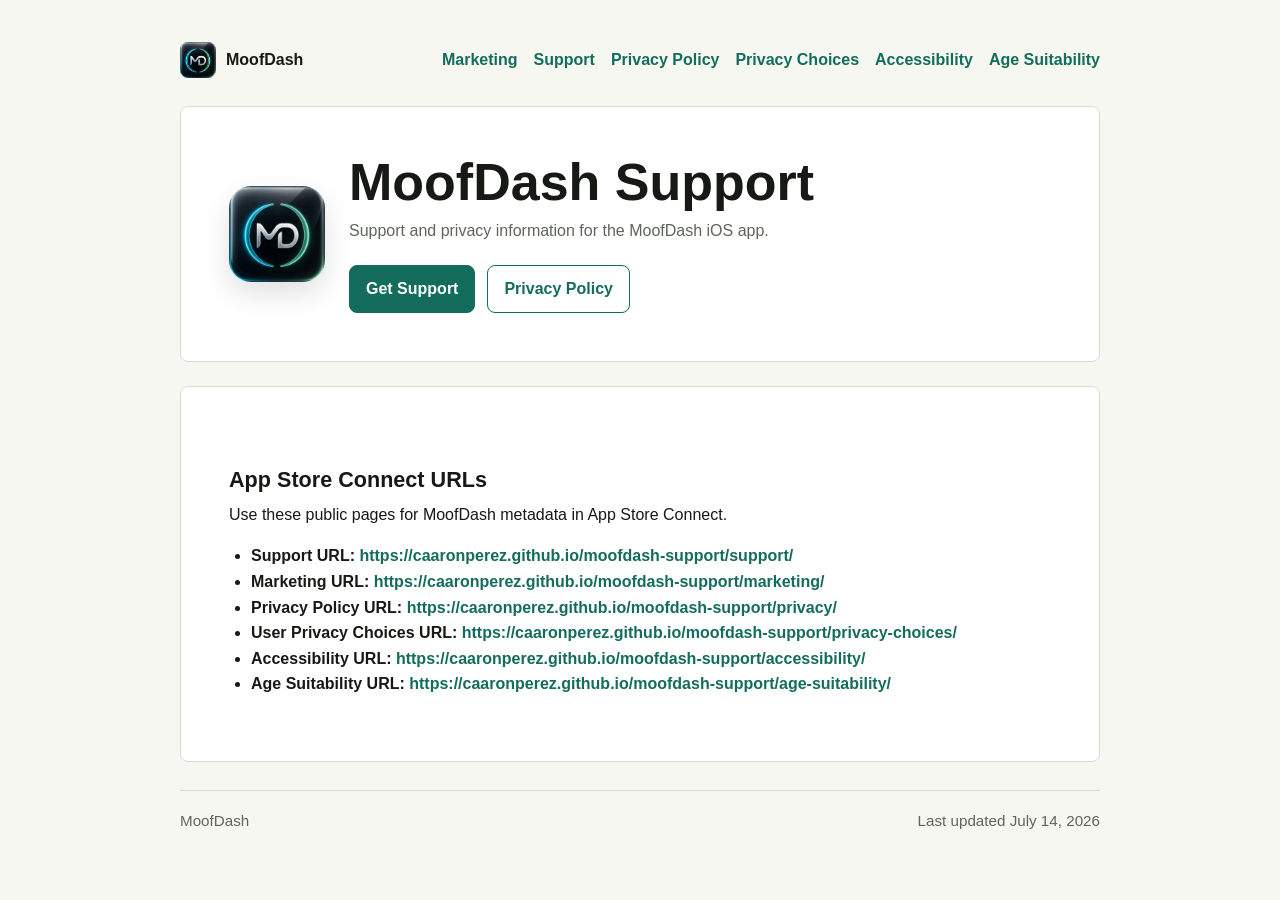
<file: index.html>
<!doctype html>
<html lang="en">
  <head>
    <meta charset="utf-8">
    <meta name="viewport" content="width=device-width, initial-scale=1">
    <title>MoofDash Support</title>
    <meta name="description" content="Support and privacy information for the MoofDash iOS app.">
    <link rel="icon" href="./assets/moofdash-icon.png">
    <link rel="stylesheet" href="./styles.css">
  </head>
  <body>
    <main class="shell">
      <nav class="nav" aria-label="Main navigation">
        <a class="brand" href="./">
          <img src="./assets/moofdash-icon.png" alt="">
          <span>MoofDash</span>
        </a>
        <div class="nav-links">
          <a href="./marketing/">Marketing</a>
          <a href="./support/">Support</a>
          <a href="./privacy/">Privacy Policy</a>
          <a href="./privacy-choices/">Privacy Choices</a>
          <a href="./accessibility/">Accessibility</a>
          <a href="./age-suitability/">Age Suitability</a>
        </div>
      </nav>

      <section class="hero">
        <img src="./assets/moofdash-icon.png" alt="MoofDash app icon">
        <div>
          <h1>MoofDash Support</h1>
          <p class="muted">Support and privacy information for the MoofDash iOS app.</p>
          <div class="actions">
            <a class="button" href="./support/">Get Support</a>
            <a class="button secondary" href="./privacy/">Privacy Policy</a>
          </div>
        </div>
      </section>

      <section class="content" style="margin-top: 24px;">
        <h2>App Store Connect URLs</h2>
        <p>Use these public pages for MoofDash metadata in App Store Connect.</p>
        <ul>
          <li><strong>Support URL:</strong> <a href="./support/">https://caaronperez.github.io/moofdash-support/support/</a></li>
          <li><strong>Marketing URL:</strong> <a href="./marketing/">https://caaronperez.github.io/moofdash-support/marketing/</a></li>
          <li><strong>Privacy Policy URL:</strong> <a href="./privacy/">https://caaronperez.github.io/moofdash-support/privacy/</a></li>
          <li><strong>User Privacy Choices URL:</strong> <a href="./privacy-choices/">https://caaronperez.github.io/moofdash-support/privacy-choices/</a></li>
          <li><strong>Accessibility URL:</strong> <a href="./accessibility/">https://caaronperez.github.io/moofdash-support/accessibility/</a></li>
          <li><strong>Age Suitability URL:</strong> <a href="./age-suitability/">https://caaronperez.github.io/moofdash-support/age-suitability/</a></li>
        </ul>
      </section>

      <footer class="footer">
        <span>MoofDash</span>
        <span>Last updated July 14, 2026</span>
      </footer>
    </main>
  </body>
</html>
</file>
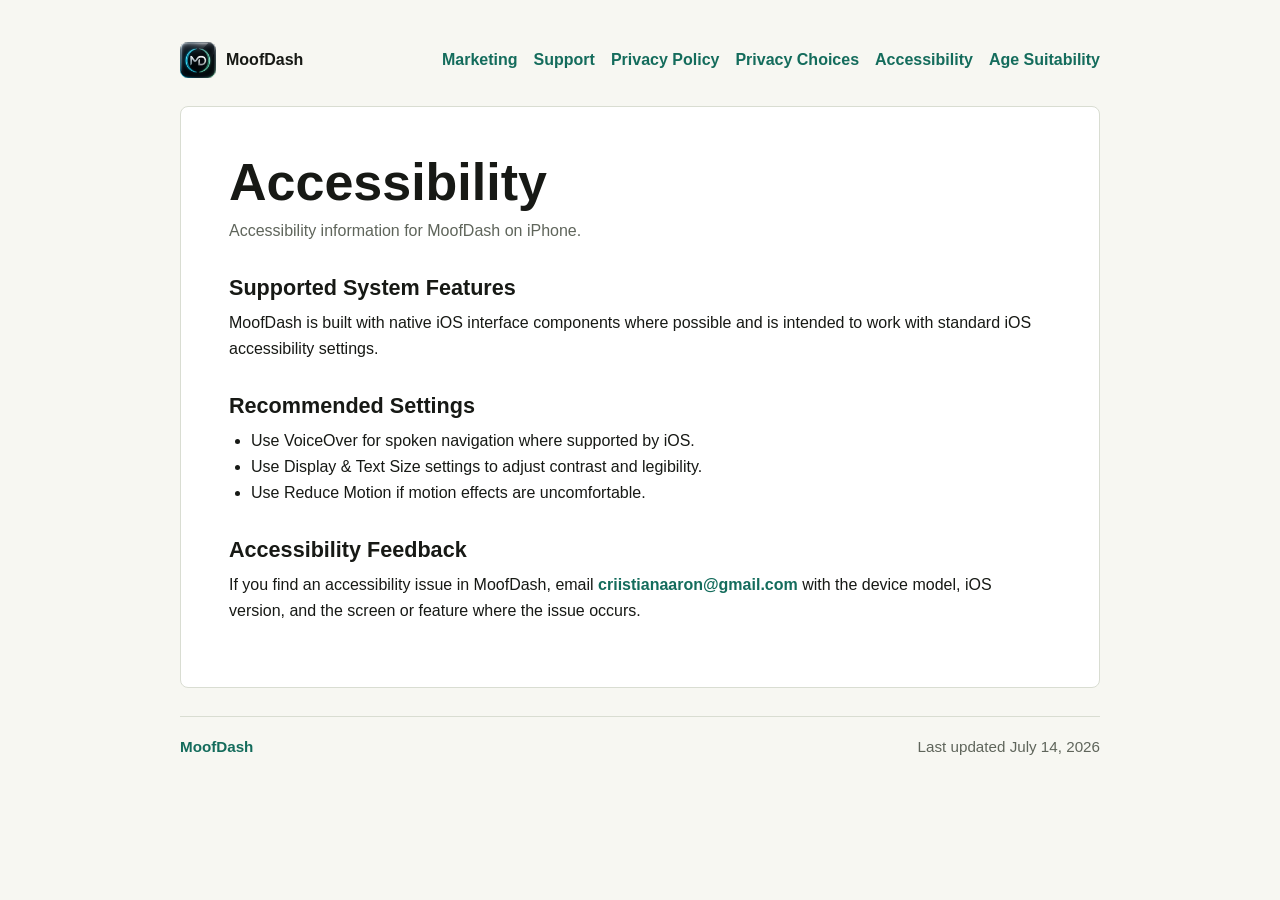
<file: accessibility/index.html>
<!doctype html>
<html lang="en">
  <head>
    <meta charset="utf-8">
    <meta name="viewport" content="width=device-width, initial-scale=1">
    <title>MoofDash Accessibility</title>
    <meta name="description" content="Accessibility information for the MoofDash iOS app.">
    <link rel="icon" href="../assets/moofdash-icon.png">
    <link rel="stylesheet" href="../styles.css">
  </head>
  <body>
    <main class="shell">
      <nav class="nav" aria-label="Main navigation">
        <a class="brand" href="../">
          <img src="../assets/moofdash-icon.png" alt="">
          <span>MoofDash</span>
        </a>
        <div class="nav-links">
          <a href="../marketing/">Marketing</a>
          <a href="../support/">Support</a>
          <a href="../privacy/">Privacy Policy</a>
          <a href="../privacy-choices/">Privacy Choices</a>
          <a href="../accessibility/">Accessibility</a>
          <a href="../age-suitability/">Age Suitability</a>
        </div>
      </nav>

      <article class="content">
        <h1>Accessibility</h1>
        <p class="muted">Accessibility information for MoofDash on iPhone.</p>

        <h2>Supported System Features</h2>
        <p>MoofDash is built with native iOS interface components where possible and is intended to work with standard iOS accessibility settings.</p>

        <h2>Recommended Settings</h2>
        <ul>
          <li>Use VoiceOver for spoken navigation where supported by iOS.</li>
          <li>Use Display &amp; Text Size settings to adjust contrast and legibility.</li>
          <li>Use Reduce Motion if motion effects are uncomfortable.</li>
        </ul>

        <h2>Accessibility Feedback</h2>
        <p>If you find an accessibility issue in MoofDash, email <a href="mailto:criistianaaron@gmail.com">criistianaaron@gmail.com</a> with the device model, iOS version, and the screen or feature where the issue occurs.</p>
      </article>

      <footer class="footer">
        <a href="../">MoofDash</a>
        <span>Last updated July 14, 2026</span>
      </footer>
    </main>
  </body>
</html>
</file>
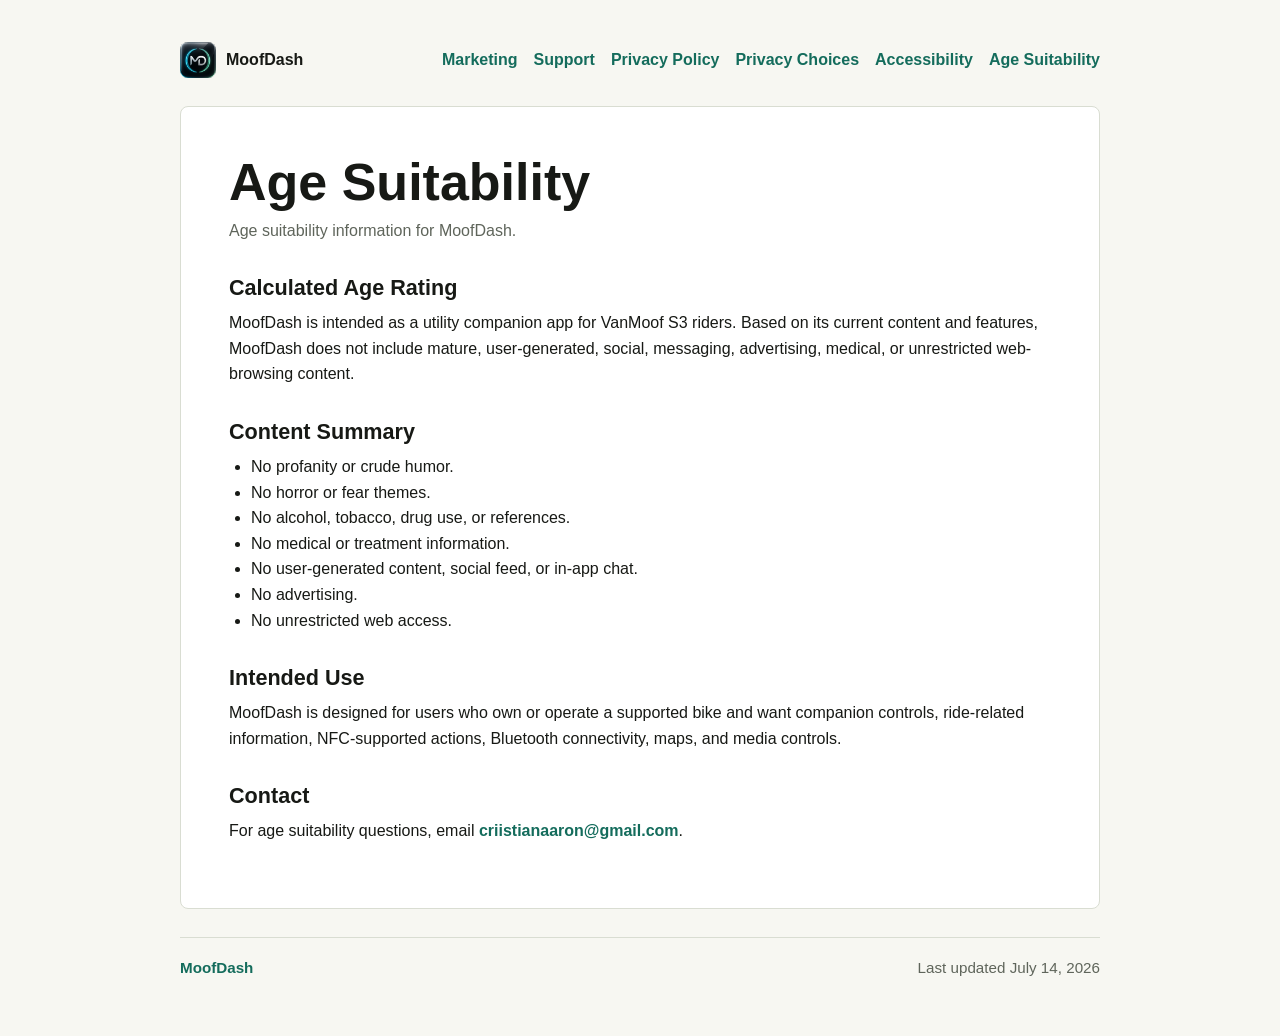
<file: age-suitability/index.html>
<!doctype html>
<html lang="en">
  <head>
    <meta charset="utf-8">
    <meta name="viewport" content="width=device-width, initial-scale=1">
    <title>MoofDash Age Suitability</title>
    <meta name="description" content="Age suitability information for the MoofDash iOS app.">
    <link rel="icon" href="../assets/moofdash-icon.png">
    <link rel="stylesheet" href="../styles.css">
  </head>
  <body>
    <main class="shell">
      <nav class="nav" aria-label="Main navigation">
        <a class="brand" href="../">
          <img src="../assets/moofdash-icon.png" alt="">
          <span>MoofDash</span>
        </a>
        <div class="nav-links">
          <a href="../marketing/">Marketing</a>
          <a href="../support/">Support</a>
          <a href="../privacy/">Privacy Policy</a>
          <a href="../privacy-choices/">Privacy Choices</a>
          <a href="../accessibility/">Accessibility</a>
          <a href="../age-suitability/">Age Suitability</a>
        </div>
      </nav>

      <article class="content">
        <h1>Age Suitability</h1>
        <p class="muted">Age suitability information for MoofDash.</p>

        <h2>Calculated Age Rating</h2>
        <p>MoofDash is intended as a utility companion app for VanMoof S3 riders. Based on its current content and features, MoofDash does not include mature, user-generated, social, messaging, advertising, medical, or unrestricted web-browsing content.</p>

        <h2>Content Summary</h2>
        <ul>
          <li>No profanity or crude humor.</li>
          <li>No horror or fear themes.</li>
          <li>No alcohol, tobacco, drug use, or references.</li>
          <li>No medical or treatment information.</li>
          <li>No user-generated content, social feed, or in-app chat.</li>
          <li>No advertising.</li>
          <li>No unrestricted web access.</li>
        </ul>

        <h2>Intended Use</h2>
        <p>MoofDash is designed for users who own or operate a supported bike and want companion controls, ride-related information, NFC-supported actions, Bluetooth connectivity, maps, and media controls.</p>

        <h2>Contact</h2>
        <p>For age suitability questions, email <a href="mailto:criistianaaron@gmail.com">criistianaaron@gmail.com</a>.</p>
      </article>

      <footer class="footer">
        <a href="../">MoofDash</a>
        <span>Last updated July 14, 2026</span>
      </footer>
    </main>
  </body>
</html>
</file>
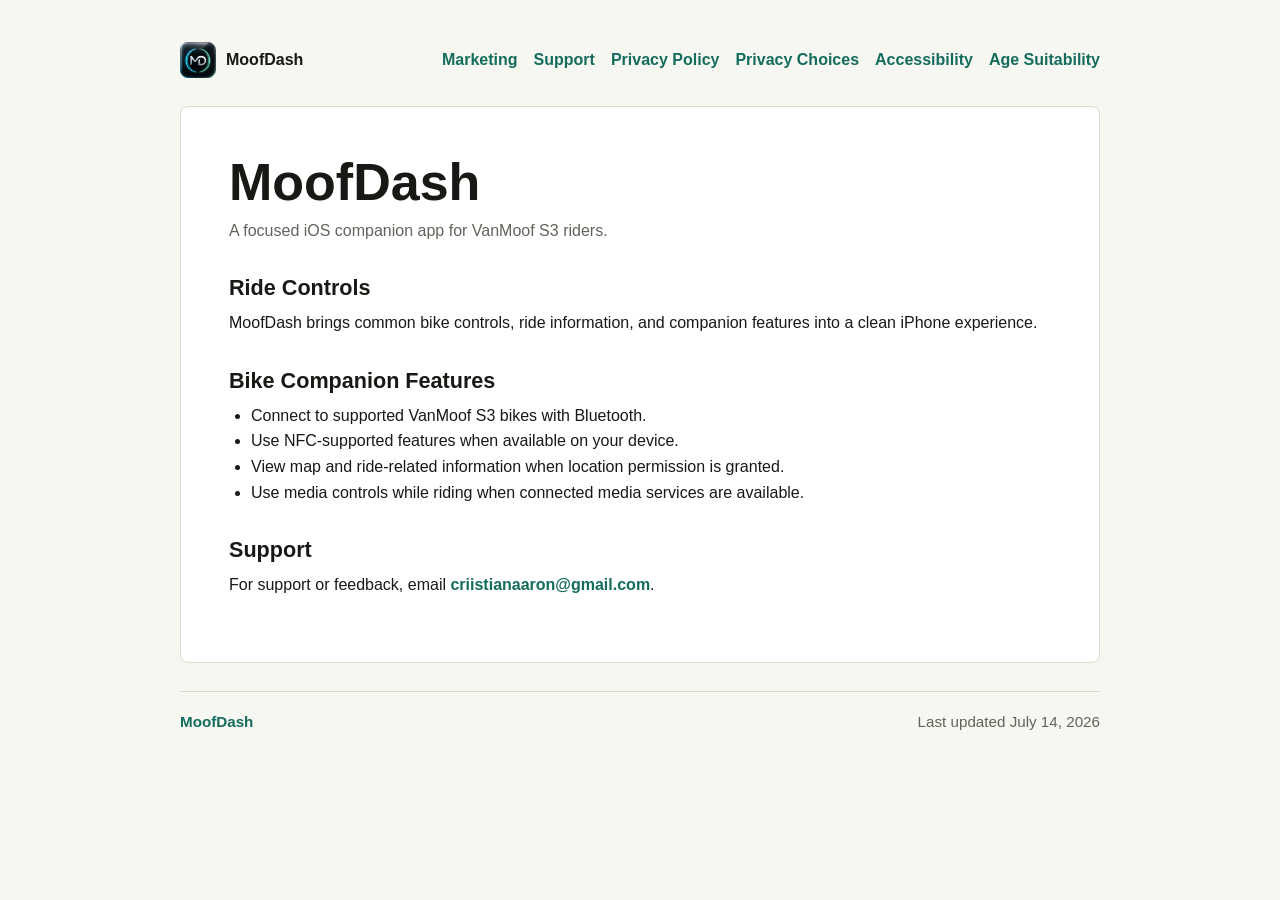
<file: marketing/index.html>
<!doctype html>
<html lang="en">
  <head>
    <meta charset="utf-8">
    <meta name="viewport" content="width=device-width, initial-scale=1">
    <title>MoofDash</title>
    <meta name="description" content="MoofDash is an iOS companion app for VanMoof S3 riders.">
    <link rel="icon" href="../assets/moofdash-icon.png">
    <link rel="stylesheet" href="../styles.css">
  </head>
  <body>
    <main class="shell">
      <nav class="nav" aria-label="Main navigation">
        <a class="brand" href="../">
          <img src="../assets/moofdash-icon.png" alt="">
          <span>MoofDash</span>
        </a>
        <div class="nav-links">
          <a href="../marketing/">Marketing</a>
          <a href="../support/">Support</a>
          <a href="../privacy/">Privacy Policy</a>
          <a href="../privacy-choices/">Privacy Choices</a>
          <a href="../accessibility/">Accessibility</a>
          <a href="../age-suitability/">Age Suitability</a>
        </div>
      </nav>

      <article class="content">
        <h1>MoofDash</h1>
        <p class="muted">A focused iOS companion app for VanMoof S3 riders.</p>

        <h2>Ride Controls</h2>
        <p>MoofDash brings common bike controls, ride information, and companion features into a clean iPhone experience.</p>

        <h2>Bike Companion Features</h2>
        <ul>
          <li>Connect to supported VanMoof S3 bikes with Bluetooth.</li>
          <li>Use NFC-supported features when available on your device.</li>
          <li>View map and ride-related information when location permission is granted.</li>
          <li>Use media controls while riding when connected media services are available.</li>
        </ul>

        <h2>Support</h2>
        <p>For support or feedback, email <a href="mailto:criistianaaron@gmail.com">criistianaaron@gmail.com</a>.</p>
      </article>

      <footer class="footer">
        <a href="../">MoofDash</a>
        <span>Last updated July 14, 2026</span>
      </footer>
    </main>
  </body>
</html>
</file>
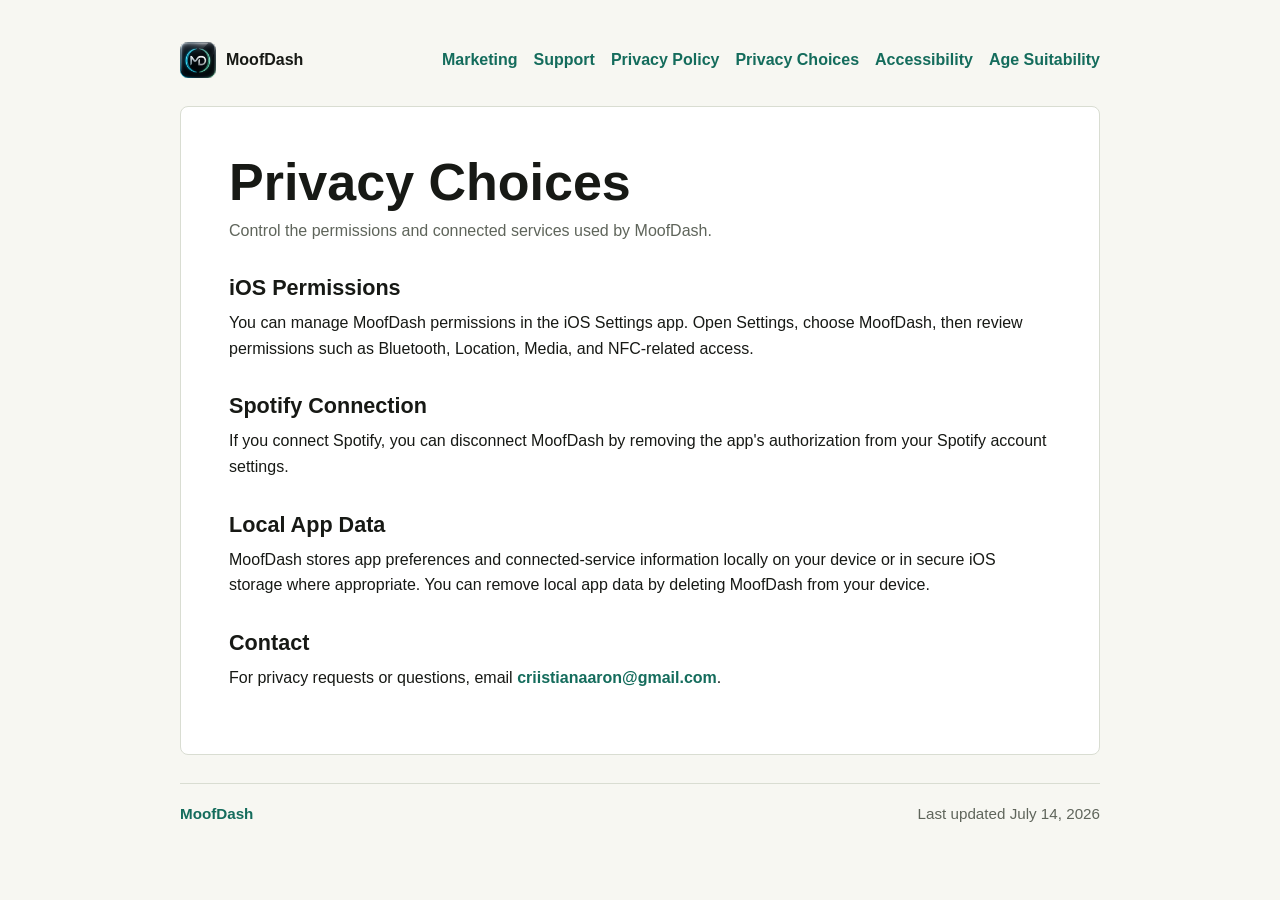
<file: privacy-choices/index.html>
<!doctype html>
<html lang="en">
  <head>
    <meta charset="utf-8">
    <meta name="viewport" content="width=device-width, initial-scale=1">
    <title>MoofDash Privacy Choices</title>
    <meta name="description" content="Privacy choices for the MoofDash iOS app.">
    <link rel="icon" href="../assets/moofdash-icon.png">
    <link rel="stylesheet" href="../styles.css">
  </head>
  <body>
    <main class="shell">
      <nav class="nav" aria-label="Main navigation">
        <a class="brand" href="../">
          <img src="../assets/moofdash-icon.png" alt="">
          <span>MoofDash</span>
        </a>
        <div class="nav-links">
          <a href="../marketing/">Marketing</a>
          <a href="../support/">Support</a>
          <a href="../privacy/">Privacy Policy</a>
          <a href="../privacy-choices/">Privacy Choices</a>
          <a href="../accessibility/">Accessibility</a>
          <a href="../age-suitability/">Age Suitability</a>
        </div>
      </nav>

      <article class="content">
        <h1>Privacy Choices</h1>
        <p class="muted">Control the permissions and connected services used by MoofDash.</p>

        <h2>iOS Permissions</h2>
        <p>You can manage MoofDash permissions in the iOS Settings app. Open Settings, choose MoofDash, then review permissions such as Bluetooth, Location, Media, and NFC-related access.</p>

        <h2>Spotify Connection</h2>
        <p>If you connect Spotify, you can disconnect MoofDash by removing the app's authorization from your Spotify account settings.</p>

        <h2>Local App Data</h2>
        <p>MoofDash stores app preferences and connected-service information locally on your device or in secure iOS storage where appropriate. You can remove local app data by deleting MoofDash from your device.</p>

        <h2>Contact</h2>
        <p>For privacy requests or questions, email <a href="mailto:criistianaaron@gmail.com">criistianaaron@gmail.com</a>.</p>
      </article>

      <footer class="footer">
        <a href="../">MoofDash</a>
        <span>Last updated July 14, 2026</span>
      </footer>
    </main>
  </body>
</html>
</file>
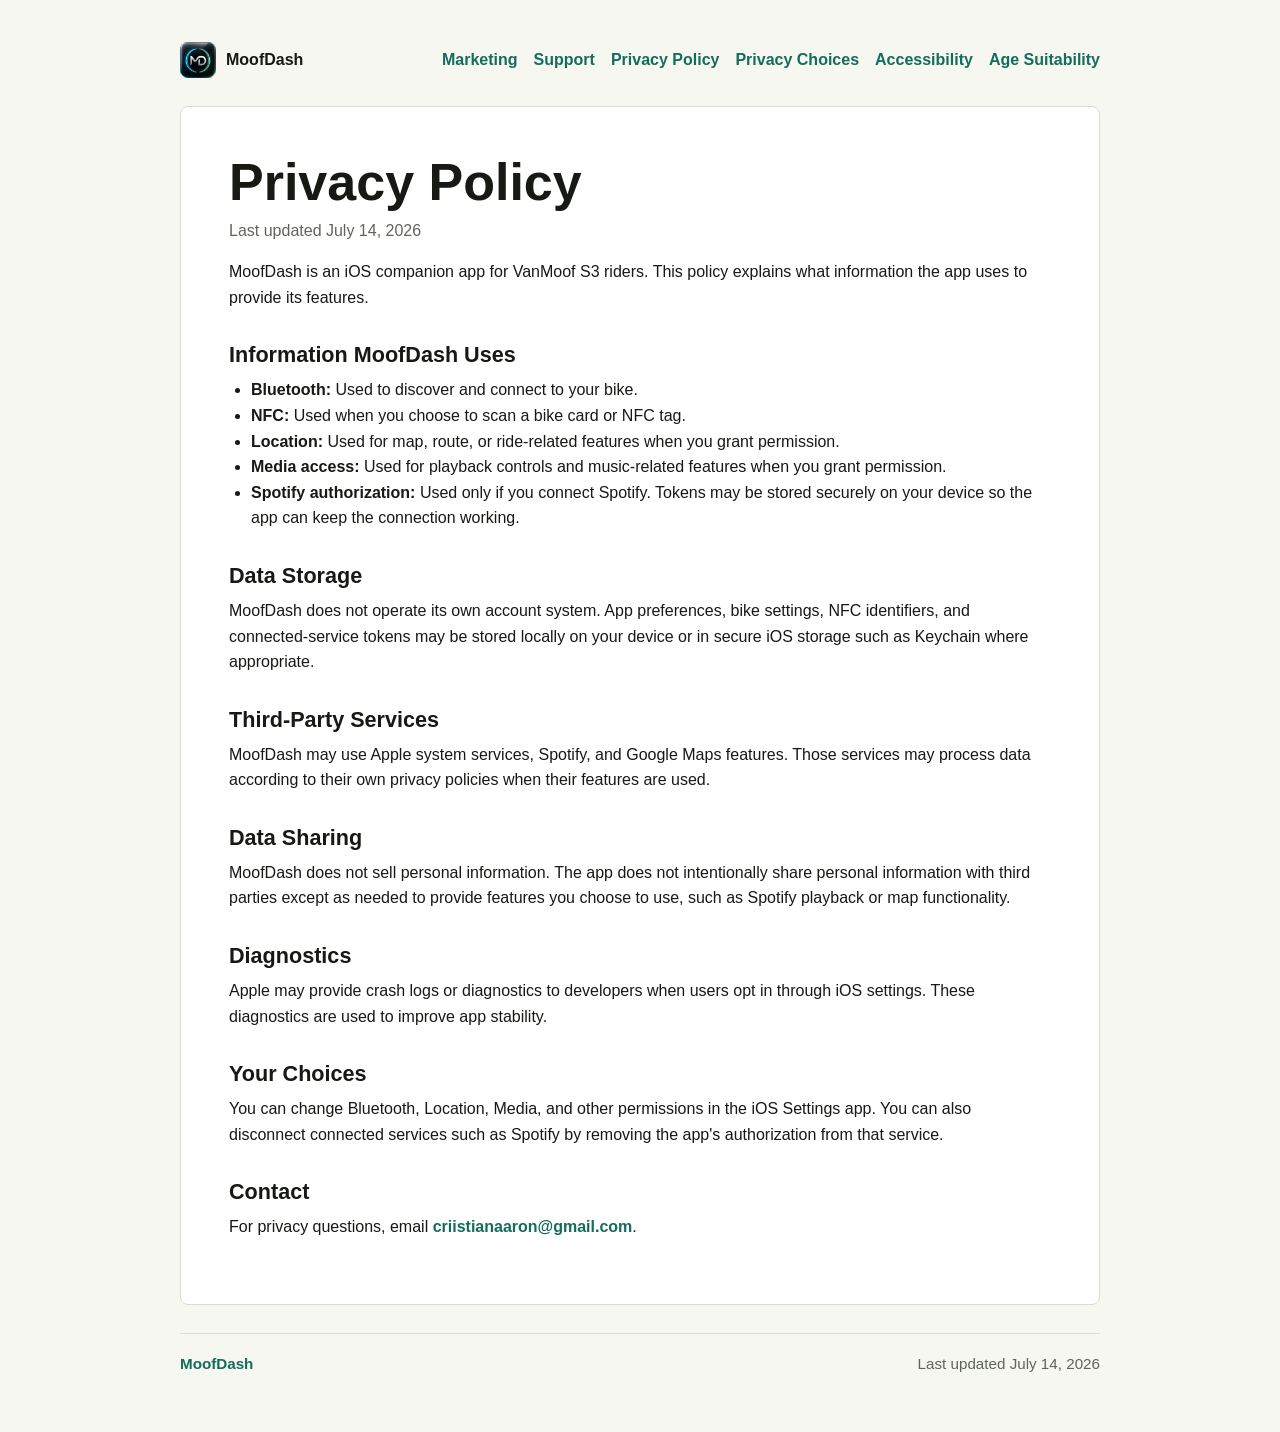
<file: privacy/index.html>
<!doctype html>
<html lang="en">
  <head>
    <meta charset="utf-8">
    <meta name="viewport" content="width=device-width, initial-scale=1">
    <title>MoofDash Privacy Policy</title>
    <meta name="description" content="Privacy policy for the MoofDash iOS app.">
    <link rel="icon" href="../assets/moofdash-icon.png">
    <link rel="stylesheet" href="../styles.css">
  </head>
  <body>
    <main class="shell">
      <nav class="nav" aria-label="Main navigation">
        <a class="brand" href="../">
          <img src="../assets/moofdash-icon.png" alt="">
          <span>MoofDash</span>
        </a>
        <div class="nav-links">
          <a href="../marketing/">Marketing</a>
          <a href="../support/">Support</a>
          <a href="../privacy/">Privacy Policy</a>
          <a href="../privacy-choices/">Privacy Choices</a>
          <a href="../accessibility/">Accessibility</a>
          <a href="../age-suitability/">Age Suitability</a>
        </div>
      </nav>

      <article class="content">
        <h1>Privacy Policy</h1>
        <p class="muted">Last updated July 14, 2026</p>

        <p>MoofDash is an iOS companion app for VanMoof S3 riders. This policy explains what information the app uses to provide its features.</p>

        <h2>Information MoofDash Uses</h2>
        <ul>
          <li><strong>Bluetooth:</strong> Used to discover and connect to your bike.</li>
          <li><strong>NFC:</strong> Used when you choose to scan a bike card or NFC tag.</li>
          <li><strong>Location:</strong> Used for map, route, or ride-related features when you grant permission.</li>
          <li><strong>Media access:</strong> Used for playback controls and music-related features when you grant permission.</li>
          <li><strong>Spotify authorization:</strong> Used only if you connect Spotify. Tokens may be stored securely on your device so the app can keep the connection working.</li>
        </ul>

        <h2>Data Storage</h2>
        <p>MoofDash does not operate its own account system. App preferences, bike settings, NFC identifiers, and connected-service tokens may be stored locally on your device or in secure iOS storage such as Keychain where appropriate.</p>

        <h2>Third-Party Services</h2>
        <p>MoofDash may use Apple system services, Spotify, and Google Maps features. Those services may process data according to their own privacy policies when their features are used.</p>

        <h2>Data Sharing</h2>
        <p>MoofDash does not sell personal information. The app does not intentionally share personal information with third parties except as needed to provide features you choose to use, such as Spotify playback or map functionality.</p>

        <h2>Diagnostics</h2>
        <p>Apple may provide crash logs or diagnostics to developers when users opt in through iOS settings. These diagnostics are used to improve app stability.</p>

        <h2>Your Choices</h2>
        <p>You can change Bluetooth, Location, Media, and other permissions in the iOS Settings app. You can also disconnect connected services such as Spotify by removing the app's authorization from that service.</p>

        <h2>Contact</h2>
        <p>For privacy questions, email <a href="mailto:criistianaaron@gmail.com">criistianaaron@gmail.com</a>.</p>
      </article>

      <footer class="footer">
        <a href="../">MoofDash</a>
        <span>Last updated July 14, 2026</span>
      </footer>
    </main>
  </body>
</html>
</file>
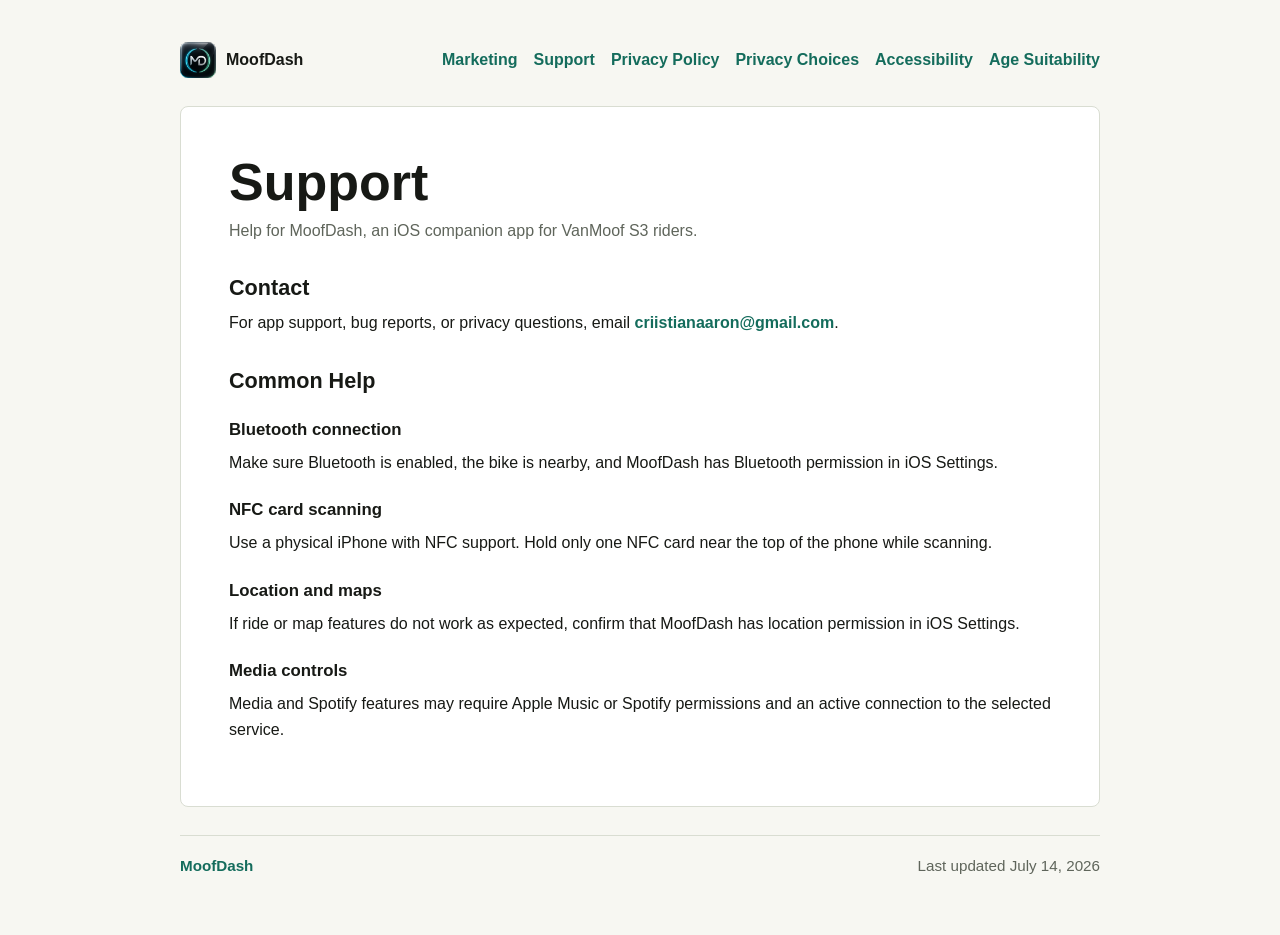
<file: support/index.html>
<!doctype html>
<html lang="en">
  <head>
    <meta charset="utf-8">
    <meta name="viewport" content="width=device-width, initial-scale=1">
    <title>MoofDash Support</title>
    <meta name="description" content="Support page for the MoofDash iOS app.">
    <link rel="icon" href="../assets/moofdash-icon.png">
    <link rel="stylesheet" href="../styles.css">
  </head>
  <body>
    <main class="shell">
      <nav class="nav" aria-label="Main navigation">
        <a class="brand" href="../">
          <img src="../assets/moofdash-icon.png" alt="">
          <span>MoofDash</span>
        </a>
        <div class="nav-links">
          <a href="../marketing/">Marketing</a>
          <a href="../support/">Support</a>
          <a href="../privacy/">Privacy Policy</a>
          <a href="../privacy-choices/">Privacy Choices</a>
          <a href="../accessibility/">Accessibility</a>
          <a href="../age-suitability/">Age Suitability</a>
        </div>
      </nav>

      <article class="content">
        <h1>Support</h1>
        <p class="muted">Help for MoofDash, an iOS companion app for VanMoof S3 riders.</p>

        <h2>Contact</h2>
        <p>For app support, bug reports, or privacy questions, email <a href="mailto:criistianaaron@gmail.com">criistianaaron@gmail.com</a>.</p>

        <h2>Common Help</h2>
        <h3>Bluetooth connection</h3>
        <p>Make sure Bluetooth is enabled, the bike is nearby, and MoofDash has Bluetooth permission in iOS Settings.</p>

        <h3>NFC card scanning</h3>
        <p>Use a physical iPhone with NFC support. Hold only one NFC card near the top of the phone while scanning.</p>

        <h3>Location and maps</h3>
        <p>If ride or map features do not work as expected, confirm that MoofDash has location permission in iOS Settings.</p>

        <h3>Media controls</h3>
        <p>Media and Spotify features may require Apple Music or Spotify permissions and an active connection to the selected service.</p>
      </article>

      <footer class="footer">
        <a href="../">MoofDash</a>
        <span>Last updated July 14, 2026</span>
      </footer>
    </main>
  </body>
</html>
</file>
<file: styles.css>
:root {
  color-scheme: light dark;
  --bg: #f7f7f2;
  --panel: #ffffff;
  --text: #171915;
  --muted: #5f655b;
  --line: #d9ddd2;
  --accent: #146c5c;
  --accent-strong: #0d473d;
}

* {
  box-sizing: border-box;
}

body {
  margin: 0;
  background: var(--bg);
  color: var(--text);
  font-family: -apple-system, BlinkMacSystemFont, "Segoe UI", sans-serif;
  line-height: 1.6;
}

a {
  color: var(--accent);
  font-weight: 650;
  text-decoration: none;
}

a:hover {
  text-decoration: underline;
}

.shell {
  width: min(920px, calc(100% - 32px));
  margin: 0 auto;
  padding: 32px 0 56px;
}

.nav {
  display: flex;
  align-items: center;
  justify-content: space-between;
  gap: 16px;
  padding: 10px 0 28px;
}

.brand {
  display: inline-flex;
  align-items: center;
  gap: 10px;
  color: var(--text);
  font-weight: 750;
}

.brand img {
  width: 36px;
  height: 36px;
  border-radius: 8px;
}

.nav-links {
  display: flex;
  flex-wrap: wrap;
  gap: 16px;
  justify-content: flex-end;
}

.hero,
.content {
  background: var(--panel);
  border: 1px solid var(--line);
  border-radius: 8px;
  padding: clamp(24px, 5vw, 48px);
}

.hero {
  display: grid;
  grid-template-columns: 96px 1fr;
  gap: 24px;
  align-items: center;
}

.hero img {
  width: 96px;
  height: 96px;
  border-radius: 22px;
  box-shadow: 0 12px 28px rgba(0, 0, 0, 0.12);
}

h1 {
  margin: 0 0 8px;
  font-size: clamp(2rem, 5vw, 3.25rem);
  line-height: 1.05;
}

h2 {
  margin: 32px 0 8px;
  font-size: 1.35rem;
  line-height: 1.25;
}

h3 {
  margin: 22px 0 6px;
  font-size: 1.05rem;
}

p,
ul {
  margin: 0 0 16px;
}

ul {
  padding-left: 22px;
}

.muted {
  color: var(--muted);
}

.actions {
  display: flex;
  flex-wrap: wrap;
  gap: 12px;
  margin-top: 22px;
}

.button {
  display: inline-flex;
  align-items: center;
  justify-content: center;
  min-height: 44px;
  padding: 10px 16px;
  border: 1px solid var(--accent);
  border-radius: 8px;
  background: var(--accent);
  color: #ffffff;
  font-weight: 750;
}

.button.secondary {
  background: transparent;
  color: var(--accent);
}

.button:hover {
  text-decoration: none;
  background: var(--accent-strong);
  border-color: var(--accent-strong);
}

.button.secondary:hover {
  color: #ffffff;
}

.footer {
  border-top: 1px solid var(--line);
  color: var(--muted);
  display: flex;
  flex-wrap: wrap;
  gap: 8px 18px;
  justify-content: space-between;
  margin-top: 28px;
  padding-top: 18px;
  font-size: 0.95rem;
}

@media (max-width: 640px) {
  .nav {
    align-items: flex-start;
    flex-direction: column;
  }

  .nav-links {
    justify-content: flex-start;
  }

  .hero {
    grid-template-columns: 1fr;
  }
}

@media (prefers-color-scheme: dark) {
  :root {
    --bg: #10120f;
    --panel: #181b17;
    --text: #f4f5ef;
    --muted: #b9c0b2;
    --line: #30362d;
    --accent: #7ad6bf;
    --accent-strong: #9de5d4;
  }

  .button {
    color: #10201c;
  }

  .button.secondary:hover {
    color: #10201c;
  }
}
</file>
